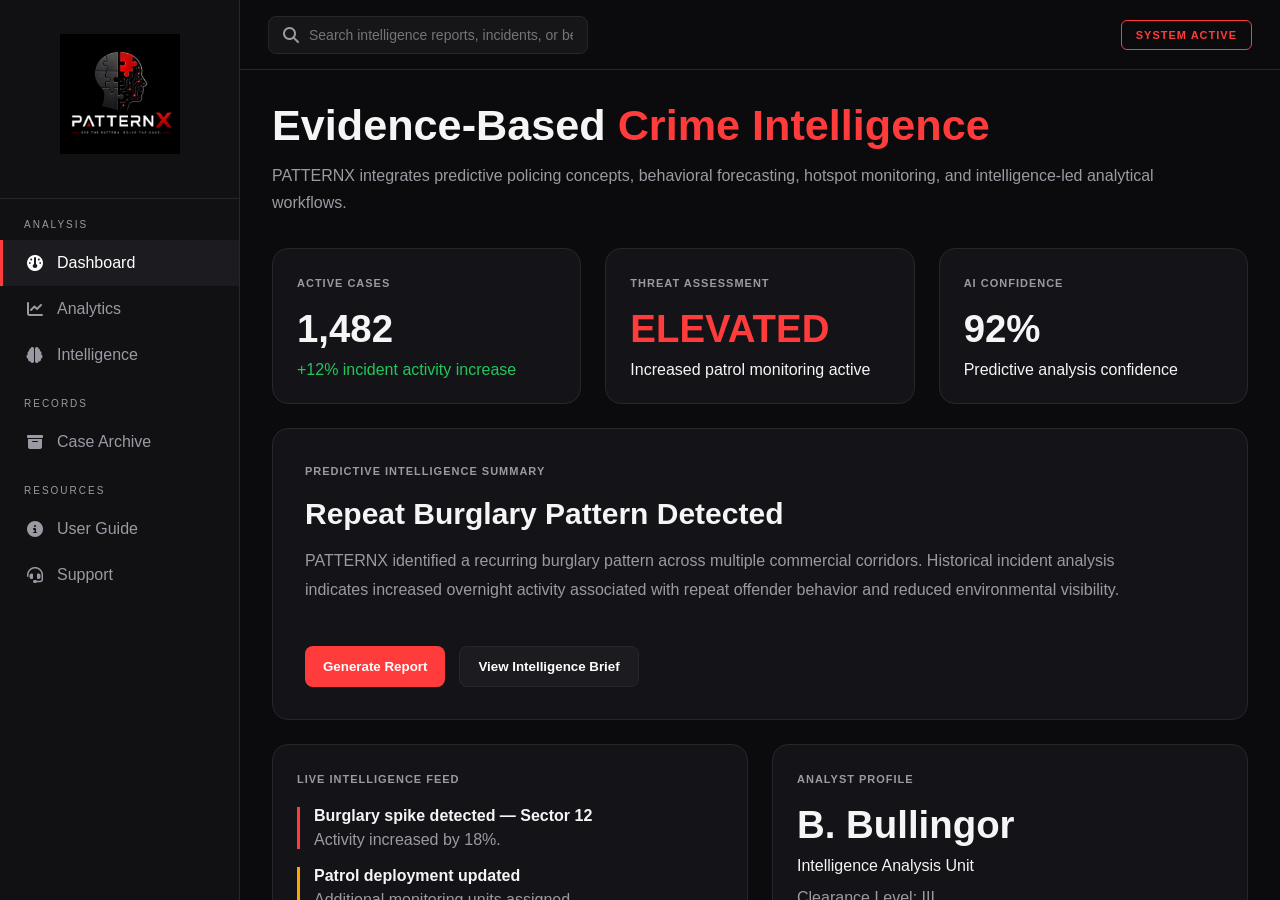
<file: index.html>
<!DOCTYPE html>
<html lang="en">

<head>
    <meta charset="UTF-8">
    <title>PATTERNX Dashboard</title>

    <link rel="stylesheet" href="style.css">

    <link rel="stylesheet"
    href="https://cdnjs.cloudflare.com/ajax/libs/font-awesome/6.4.0/css/all.min.css">
</head>

<body>

    <!-- SIDEBAR -->

    <aside class="sidebar">

        <div class="brand">

            <img src="./logo.PNG"
            alt="PATTERNX"
            style="
            width:120px;
            height:auto;
            display:block;
            margin:10px auto 20px auto;
            ">

        </div>

        <nav class="nav-section">

            <div class="nav-label">ANALYSIS</div>

            <a href="index.html"
            class="nav-link active">

                <i class="fa-solid fa-gauge"></i>
                <span>Dashboard</span>

            </a>

            <a href="analytics.html"
            class="nav-link">

                <i class="fa-solid fa-chart-line"></i>
                <span>Analytics</span>

            </a>

            <a href="intelligence.html"
            class="nav-link">

                <i class="fa-solid fa-brain"></i>
                <span>Intelligence</span>

            </a>

            <div class="nav-label"
            style="margin-top:20px;">

                RECORDS

            </div>

            <a href="archive.html"
            class="nav-link">

                <i class="fa-solid fa-box-archive"></i>
                <span>Case Archive</span>

            </a>

            <div class="nav-label"
            style="margin-top:20px;">

                RESOURCES

            </div>

            <a href="help.html"
            class="nav-link">

                <i class="fa-solid fa-circle-info"></i>
                <span>User Guide</span>

            </a>

            <a href="support.html"
            class="nav-link">

                <i class="fa-solid fa-headset"></i>
                <span>Support</span>

            </a>

        </nav>

    </aside>

    <!-- MAIN -->

    <main class="main-content">

        <!-- HEADER -->

        <header>

            <div class="search-box">

                <i class="fa-solid fa-magnifying-glass"></i>

                <input type="text"
                placeholder="Search intelligence reports, incidents, or behavioral patterns...">

            </div>

            <div class="status-indicator">
                SYSTEM ACTIVE
            </div>

        </header>

        <!-- CONTENT -->

        <div class="container">

            <!-- TITLE -->

            <h1>

                Evidence-Based
                <span style="color:var(--accent);">
                    Crime Intelligence
                </span>

            </h1>

            <p class="subtitle">

                PATTERNX integrates predictive policing concepts,
                behavioral forecasting, hotspot monitoring,
                and intelligence-led analytical workflows.

            </p>

            <!-- TOP GRID -->

            <div class="grid cols-3">

                <!-- CARD -->

                <div class="card">

                    <span class="card-tag">
                        Active Cases
                    </span>

                    <div class="stat">
                        1,482
                    </div>

                    <p style="color:#22c55e;">
                        +12% incident activity increase
                    </p>

                </div>

                <!-- CARD -->

                <div class="card">

                    <span class="card-tag">
                        Threat Assessment
                    </span>

                    <div class="stat"
                    style="color:var(--accent);">

                        ELEVATED

                    </div>

                    <p>
                        Increased patrol monitoring active
                    </p>

                </div>

                <!-- CARD -->

                <div class="card">

                    <span class="card-tag">
                        AI Confidence
                    </span>

                    <div class="stat">
                        92%
                    </div>

                    <p>
                        Predictive analysis confidence
                    </p>

                </div>

            </div>

            <!-- MAIN FEATURE -->

            <div class="card"
            style="
            margin-top:24px;
            padding:32px;
            ">

                <span class="card-tag">
                    Predictive Intelligence Summary
                </span>

                <h2 style="
                margin-top:18px;
                font-size:30px;
                ">

                    Repeat Burglary Pattern Detected

                </h2>

                <p style="
                margin-top:16px;
                color:var(--text-secondary);
                line-height:1.8;
                max-width:850px;
                ">

                    PATTERNX identified a recurring burglary
                    pattern across multiple commercial corridors.
                    Historical incident analysis indicates increased
                    overnight activity associated with repeat offender
                    behavior and reduced environmental visibility.

                </p>

                <div style="
                display:flex;
                gap:14px;
                margin-top:24px;
                flex-wrap:wrap;
                ">

                    <button class="btn"
                    onclick="alert('Crime Pattern Report Generated')">

                        Generate Report

                    </button>

                    <button class="btn" style="background:#1b1b20;border:1px solid var(--border);color:white;" onclick="window.location.href='intelligence.html'">View Intelligence Brief</button>

                </div>

            </div>

            <!-- SECOND GRID -->

            <div class="grid cols-2"
            style="margin-top:24px;">

                <!-- LIVE FEED -->

                <div class="card">

                    <span class="card-tag">
                        Live Intelligence Feed
                    </span>

                    <div style="
                    margin-top:20px;
                    display:grid;
                    gap:18px;
                    ">

                        <div style="
                        border-left:3px solid var(--accent);
                        padding-left:14px;
                        ">

                            <strong>
                                Burglary spike detected — Sector 12
                            </strong>

                            <p style="
                            margin-top:6px;
                            color:var(--text-secondary);
                            ">

                                Activity increased by 18%.

                            </p>

                        </div>

                        <div style="
                        border-left:3px solid orange;
                        padding-left:14px;
                        ">

                            <strong>
                                Patrol deployment updated
                            </strong>

                            <p style="
                            margin-top:6px;
                            color:var(--text-secondary);
                            ">

                                Additional monitoring units assigned.

                            </p>

                        </div>

                        <div style="
                        border-left:3px solid #22c55e;
                        padding-left:14px;
                        ">

                            <strong>
                                Behavioral match confirmed
                            </strong>

                            <p style="
                            margin-top:6px;
                            color:var(--text-secondary);
                            ">

                                Pattern recognition linked
                                multiple repeat incidents.

                            </p>

                        </div>

                    </div>

                </div>

                <!-- ANALYST -->

                <div class="card">

                    <span class="card-tag">
                        Analyst Profile
                    </span>

                    <div class="stat">
                        B. Bullingor
                    </div>

                    <p>
                        Intelligence Analysis Unit
                    </p>

                    <p style="
                    margin-top:14px;
                    color:var(--text-secondary);
                    ">

                        Clearance Level: III

                    </p>

                    <p style="
                    margin-top:8px;
                    color:var(--text-secondary);
                    ">

                        Shift Status: ACTIVE

                    </p>

                    <p style="
                    margin-top:8px;
                    color:var(--text-secondary);
                    ">

                        Monitoring Region: Sector 12

                    </p>

                    <button class="btn"
                    style="margin-top:20px;"
                    onclick="alert('Session Verified')">

                        View Analyst Session

                    </button>

                </div>

            </div>

            <!-- BOTTOM GRID -->

            <div class="grid cols-3"
            style="margin-top:24px; margin-bottom:40px;">

                <div class="card">

                    <span class="card-tag">
                        High-Risk Zones
                    </span>

                    <div class="stat"
                    style="color:var(--accent);">

                        12

                    </div>

                    <p>
                        Active hotspot sectors
                    </p>

                </div>

                <div class="card">

                    <span class="card-tag">
                        Clearance Rate
                    </span>

                    <div class="stat">
                        74%
                    </div>

                    <p>
                        Department target: 80%
                    </p>

                </div>

                <div class="card">

                    <span class="card-tag">
                        System Monitoring
                    </span>

                    <p style="margin-top:18px;">
                        ● Predictive Engine: ACTIVE
                    </p>

                    <p>
                        ● Archive Database: ONLINE
                    </p>

                    <p>
                        ● Intelligence Sync: STABLE
                    </p>

                </div>

            </div>

        </div>

    </main>

    <script src="script.js"></script>

</body>

</html>
</file>
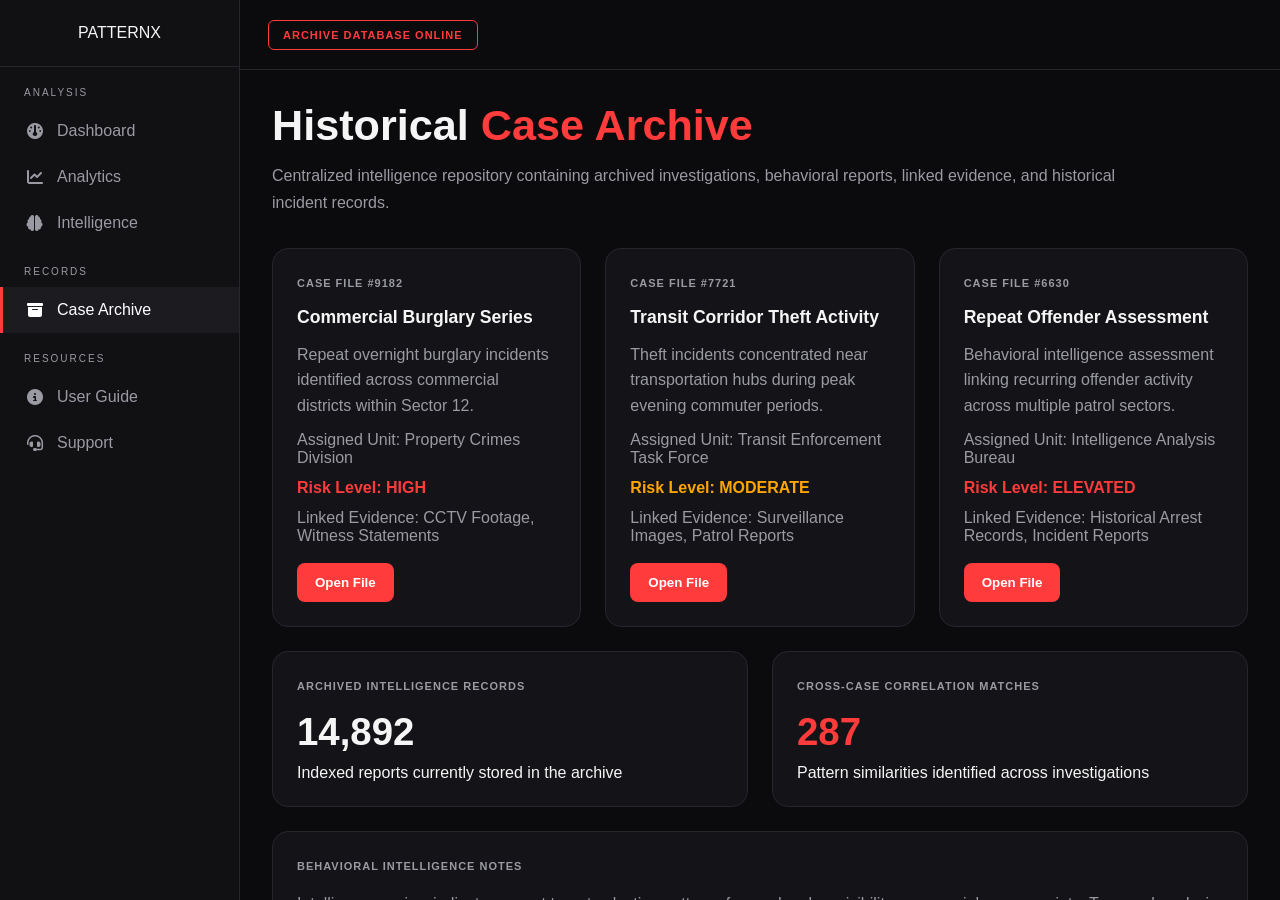
<file: archive.html>
<!DOCTYPE html>
<html lang="en">

<head>
    <meta charset="UTF-8">
    <title>Archive | PATTERNX</title>

    <link rel="stylesheet" href="style.css">

    <link rel="stylesheet"
    href="https://cdnjs.cloudflare.com/ajax/libs/font-awesome/6.4.0/css/all.min.css">
</head>

<body>

    <!-- SIDEBAR -->

    <aside class="sidebar">

        <div class="brand">PATTERNX</div>

        <nav class="nav-section">

            <div class="nav-label">Analysis</div>

            <a href="index.html" class="nav-link">
                <i class="fa-solid fa-gauge"></i>
                <span>Dashboard</span>
            </a>

            <a href="analytics.html" class="nav-link">
                <i class="fa-solid fa-chart-line"></i>
                <span>Analytics</span>
            </a>

            <a href="intelligence.html" class="nav-link">
                <i class="fa-solid fa-brain"></i>
                <span>Intelligence</span>
            </a>

            <div class="nav-label" style="margin-top:20px">
                Records
            </div>

            <a href="archive.html" class="nav-link"
            style="background:#1b1b20; border-left:3px solid var(--accent); color:white;">

                <i class="fa-solid fa-box-archive"></i>
                <span>Case Archive</span>

            </a>

            <div class="nav-label" style="margin-top:20px">
                Resources
            </div>

            <a href="help.html" class="nav-link">
                <i class="fa-solid fa-circle-info"></i>
                <span>User Guide</span>
            </a>

            <a href="support.html" class="nav-link">
                <i class="fa-solid fa-headset"></i>
                <span>Support</span>
            </a>

        </nav>

    </aside>

    <!-- MAIN CONTENT -->

    <main class="main-content">

        <header>

            <div class="status-indicator">
                ARCHIVE DATABASE ONLINE
            </div>

        </header>

        <div class="container">

            <h1>
                Historical
                <span style="color:var(--accent)">
                    Case Archive
                </span>
            </h1>

            <p class="subtitle">
                Centralized intelligence repository containing archived investigations,
                behavioral reports, linked evidence, and historical incident records.
            </p>

            <!-- GRID -->

            <div class="grid cols-3">

                <!-- CARD 1 -->

                <div class="card">

                    <span class="card-tag">
                        CASE FILE #9182
                    </span>

                    <h3 style="margin-top:16px;">
                        Commercial Burglary Series
                    </h3>

                    <p style="margin-top:14px; color:var(--text-secondary); line-height:1.6;">
                        Repeat overnight burglary incidents identified across
                        commercial districts within Sector 12.
                    </p>

                    <p style="margin-top:12px; color:var(--text-secondary);">
                        Assigned Unit: Property Crimes Division
                    </p>

                    <p style="color:var(--accent); font-weight:bold; margin-top:12px;">
                        Risk Level: HIGH
                    </p>

                    <p style="margin-top:12px; color:var(--text-secondary);">
                        Linked Evidence:
                        CCTV Footage, Witness Statements
                    </p>

                    <button class="btn"
                    onclick="alert('Archived Case File Opened')">

                        Open File

                    </button>

                </div>

                <!-- CARD 2 -->

                <div class="card">

                    <span class="card-tag">
                        CASE FILE #7721
                    </span>

                    <h3 style="margin-top:16px;">
                        Transit Corridor Theft Activity
                    </h3>

                    <p style="margin-top:14px; color:var(--text-secondary); line-height:1.6;">
                        Theft incidents concentrated near transportation hubs
                        during peak evening commuter periods.
                    </p>

                    <p style="margin-top:12px; color:var(--text-secondary);">
                        Assigned Unit: Transit Enforcement Task Force
                    </p>

                    <p style="color:orange; font-weight:bold; margin-top:12px;">
                        Risk Level: MODERATE
                    </p>

                    <p style="margin-top:12px; color:var(--text-secondary);">
                        Linked Evidence:
                        Surveillance Images, Patrol Reports
                    </p>

                    <button class="btn"
                    onclick="alert('Archived Case File Opened')">

                        Open File

                    </button>

                </div>

                <!-- CARD 3 -->

                <div class="card">

                    <span class="card-tag">
                        CASE FILE #6630
                    </span>

                    <h3 style="margin-top:16px;">
                        Repeat Offender Assessment
                    </h3>

                    <p style="margin-top:14px; color:var(--text-secondary); line-height:1.6;">
                        Behavioral intelligence assessment linking recurring
                        offender activity across multiple patrol sectors.
                    </p>

                    <p style="margin-top:12px; color:var(--text-secondary);">
                        Assigned Unit: Intelligence Analysis Bureau
                    </p>

                    <p style="color:var(--accent); font-weight:bold; margin-top:12px;">
                        Risk Level: ELEVATED
                    </p>

                    <p style="margin-top:12px; color:var(--text-secondary);">
                        Linked Evidence:
                        Historical Arrest Records, Incident Reports
                    </p>

                    <button class="btn"
                    onclick="alert('Archived Case File Opened')">

                        Open File

                    </button>

                </div>

            </div>

            <!-- SECOND GRID -->

            <div class="grid cols-2" style="margin-top:24px;">

                <div class="card">

                    <span class="card-tag">
                        Archived Intelligence Records
                    </span>

                    <div class="stat">
                        14,892
                    </div>

                    <p>
                        Indexed reports currently stored in the archive
                    </p>

                </div>

                <div class="card">

                    <span class="card-tag">
                        Cross-Case Correlation Matches
                    </span>

                    <div class="stat" style="color:var(--accent)">
                        287
                    </div>

                    <p>
                        Pattern similarities identified across investigations
                    </p>

                </div>

            </div>

            <!-- NOTES -->

            <div class="card" style="margin-top:24px;">

                <span class="card-tag">
                    Behavioral Intelligence Notes
                </span>

                <p style="
                margin-top:16px;
                line-height:1.8;
                color:var(--text-secondary);
                ">

                    Intelligence review indicates repeat target selection
                    patterns focused on low-visibility commercial access points.
                    Temporal analysis suggests increased offender activity
                    between Thursday and Saturday overnight periods.

                </p>

            </div>

            <!-- ACTIVITY -->

            <div class="card" style="margin-top:24px;">

                <span class="card-tag">
                    Recent Archive Activity
                </span>

                <div style="margin-top:20px; display:grid; gap:18px;">

                    <div style="border-left:3px solid var(--accent); padding-left:16px;">

                        <strong>
                            Archived burglary report accessed
                        </strong>

                        <p style="margin-top:6px; color:var(--text-secondary);">
                            Case #9182 reviewed for predictive comparison analysis.
                        </p>

                    </div>

                    <div style="border-left:3px solid orange; padding-left:16px;">

                        <strong>
                            Intelligence database synchronized
                        </strong>

                        <p style="margin-top:6px; color:var(--text-secondary);">
                            New incident metadata successfully indexed.
                        </p>

                    </div>

                    <div style="border-left:3px solid #22c55e; padding-left:16px;">

                        <strong>
                            Historical report exported
                        </strong>

                        <p style="margin-top:6px; color:var(--text-secondary);">
                            Archive comparison summary generated successfully.
                        </p>

                    </div>

                </div>

            </div>

        </div>

    </main>

    <script src="script.js"></script>

</body>

</html>
</file>
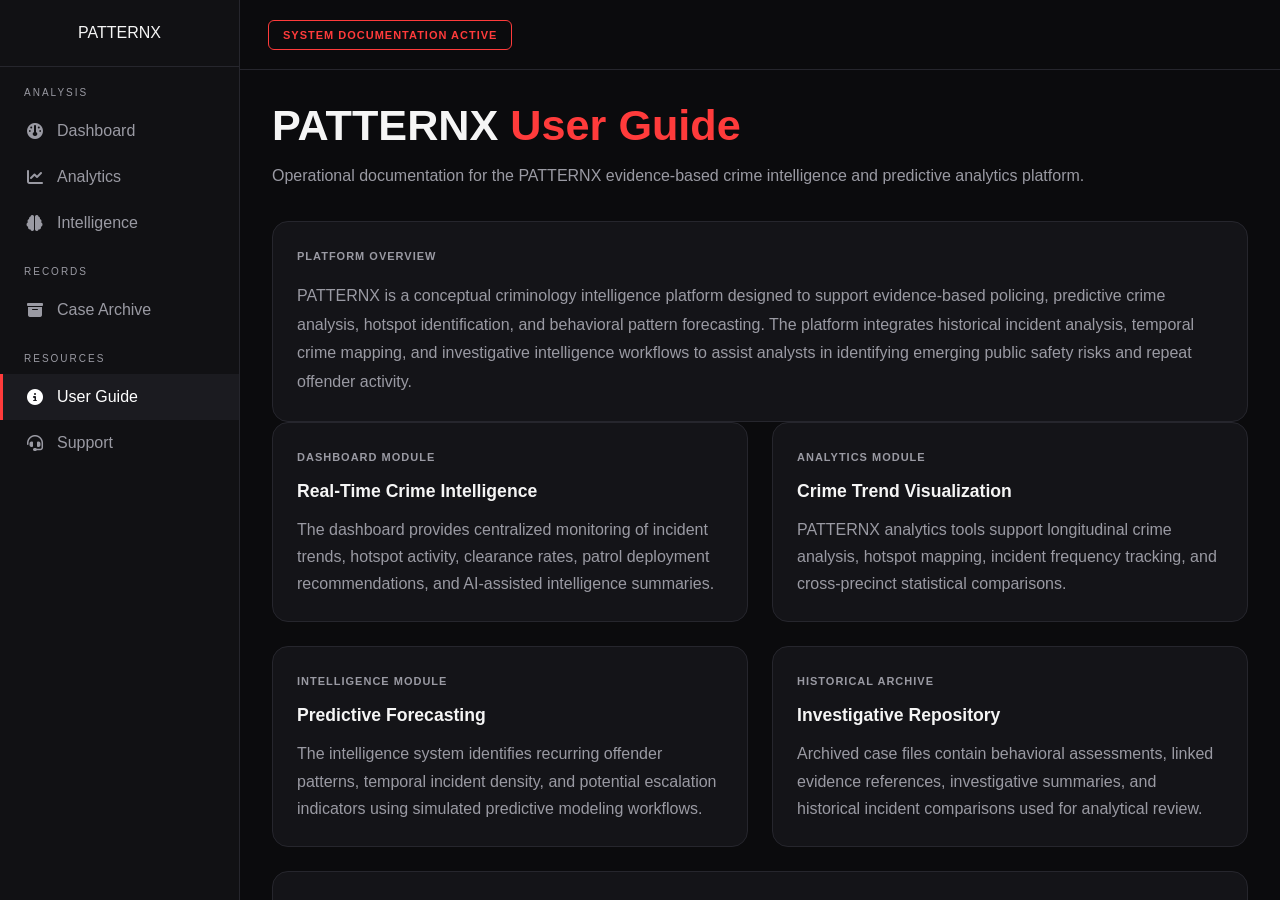
<file: help.html>
<!DOCTYPE html>
<html lang="en">

<head>
    <meta charset="UTF-8">
    <title>User Guide | PATTERNX</title>

    <link rel="stylesheet" href="style.css">

    <link rel="stylesheet"
    href="https://cdnjs.cloudflare.com/ajax/libs/font-awesome/6.4.0/css/all.min.css">
</head>

<body>

    <!-- SIDEBAR -->

    <aside class="sidebar">

        <div class="brand">PATTERNX</div>

        <nav class="nav-section">

            <div class="nav-label">Analysis</div>

            <a href="index.html" class="nav-link">
                <i class="fa-solid fa-gauge"></i>
                <span>Dashboard</span>
            </a>

            <a href="analytics.html" class="nav-link">
                <i class="fa-solid fa-chart-line"></i>
                <span>Analytics</span>
            </a>

            <a href="intelligence.html" class="nav-link">
                <i class="fa-solid fa-brain"></i>
                <span>Intelligence</span>
            </a>

            <div class="nav-label" style="margin-top:20px">
                Records
            </div>

            <a href="archive.html" class="nav-link">
                <i class="fa-solid fa-box-archive"></i>
                <span>Case Archive</span>
            </a>

            <div class="nav-label" style="margin-top:20px">
                Resources
            </div>

            <a href="help.html" class="nav-link"
            style="background:#1b1b20; border-left:3px solid var(--accent); color:white;">

                <i class="fa-solid fa-circle-info"></i>
                <span>User Guide</span>

            </a>

            <a href="support.html" class="nav-link">
                <i class="fa-solid fa-headset"></i>
                <span>Support</span>
            </a>

        </nav>

    </aside>

    <!-- MAIN -->

    <main class="main-content">

        <header>

            <div class="status-indicator">
                SYSTEM DOCUMENTATION ACTIVE
            </div>

        </header>

        <div class="container">

            <!-- TITLE -->

            <h1>
                PATTERNX
                <span style="color:var(--accent)">
                    User Guide
                </span>
            </h1>

            <p class="subtitle">
                Operational documentation for the PATTERNX evidence-based crime
                intelligence and predictive analytics platform.
            </p>

            <!-- INTRO -->

            <div class="card">

                <span class="card-tag">
                    Platform Overview
                </span>

                <p style="
                margin-top:18px;
                line-height:1.8;
                color:var(--text-secondary);
                ">

                    PATTERNX is a conceptual criminology intelligence platform
                    designed to support evidence-based policing, predictive
                    crime analysis, hotspot identification, and behavioral
                    pattern forecasting.

                    The platform integrates historical incident analysis,
                    temporal crime mapping, and investigative intelligence
                    workflows to assist analysts in identifying emerging
                    public safety risks and repeat offender activity.

                </p>

            </div>

            <!-- GRID -->

            <div class="grid cols-2">

                <!-- CARD -->

                <div class="card">

                    <span class="card-tag">
                        Dashboard Module
                    </span>

                    <h3 style="margin-top:16px;">
                        Real-Time Crime Intelligence
                    </h3>

                    <p style="
                    margin-top:14px;
                    color:var(--text-secondary);
                    line-height:1.7;
                    ">

                        The dashboard provides centralized monitoring of
                        incident trends, hotspot activity, clearance rates,
                        patrol deployment recommendations, and AI-assisted
                        intelligence summaries.

                    </p>

                </div>

                <!-- CARD -->

                <div class="card">

                    <span class="card-tag">
                        Analytics Module
                    </span>

                    <h3 style="margin-top:16px;">
                        Crime Trend Visualization
                    </h3>

                    <p style="
                    margin-top:14px;
                    color:var(--text-secondary);
                    line-height:1.7;
                    ">

                        PATTERNX analytics tools support longitudinal crime
                        analysis, hotspot mapping, incident frequency tracking,
                        and cross-precinct statistical comparisons.

                    </p>

                </div>

            </div>

            <!-- SECOND GRID -->

            <div class="grid cols-2" style="margin-top:24px;">

                <!-- CARD -->

                <div class="card">

                    <span class="card-tag">
                        Intelligence Module
                    </span>

                    <h3 style="margin-top:16px;">
                        Predictive Forecasting
                    </h3>

                    <p style="
                    margin-top:14px;
                    color:var(--text-secondary);
                    line-height:1.7;
                    ">

                        The intelligence system identifies recurring offender
                        patterns, temporal incident density, and potential
                        escalation indicators using simulated predictive
                        modeling workflows.

                    </p>

                </div>

                <!-- CARD -->

                <div class="card">

                    <span class="card-tag">
                        Historical Archive
                    </span>

                    <h3 style="margin-top:16px;">
                        Investigative Repository
                    </h3>

                    <p style="
                    margin-top:14px;
                    color:var(--text-secondary);
                    line-height:1.7;
                    ">

                        Archived case files contain behavioral assessments,
                        linked evidence references, investigative summaries,
                        and historical incident comparisons used for analytical review.

                    </p>

                </div>

            </div>

            <!-- METHODOLOGY -->

            <div class="card" style="margin-top:24px;">

                <span class="card-tag">
                    Evidence-Based Methodology
                </span>

                <p style="
                margin-top:18px;
                line-height:1.8;
                color:var(--text-secondary);
                ">

                    PATTERNX incorporates concepts associated with
                    evidence-based criminology, predictive policing,
                    hotspot analysis, crime pattern theory, and intelligence-led
                    policing strategies.

                    The platform emphasizes data-informed decision-making,
                    incident trend analysis, and proactive resource allocation
                    using simulated crime intelligence workflows.

                </p>

            </div>

            <!-- ETHICS -->

            <div class="card" style="margin-top:24px;">

                <span class="card-tag">
                    Ethical Considerations
                </span>

                <p style="
                margin-top:18px;
                line-height:1.8;
                color:var(--text-secondary);
                ">

                    PATTERNX is intended as an academic prototype demonstrating
                    conceptual intelligence-analysis workflows.

                    The platform highlights the importance of ethical
                    considerations involving predictive policing,
                    algorithmic bias, privacy protection, transparency,
                    and responsible use of crime analytics technologies.

                </p>

            </div>

            <!-- FEATURES -->

            <div class="grid cols-3" style="margin-top:24px;">

                <div class="card">

                    <span class="card-tag">
                        Feature
                    </span>

                    <div class="stat">
                        24/7
                    </div>

                    <p>
                        Simulated intelligence monitoring
                    </p>

                </div>

                <div class="card">

                    <span class="card-tag">
                        Feature
                    </span>

                    <div class="stat">
                        AI
                    </div>

                    <p>
                        Behavioral pattern forecasting
                    </p>

                </div>

                <div class="card">

                    <span class="card-tag">
                        Feature
                    </span>

                    <div class="stat">
                        GIS
                    </div>

                    <p>
                        Hotspot mapping visualization
                    </p>

                </div>

            </div>

            <!-- FOOTER NOTE -->

            <div class="card" style="margin-top:24px;">

                <span class="card-tag">
                    Mission Statement
                </span>

                <p style="
                margin-top:18px;
                line-height:1.8;
                color:var(--text-secondary);
                ">

                    PATTERNX was designed to demonstrate how intelligence-led
                    policing and evidence-based criminology concepts can be
                    integrated into a centralized analytical platform for
                    crime trend monitoring and public safety decision-making.

                </p>

            </div>

        </div>

    </main>

    <script src="script.js"></script>

</body>

</html>
</file>
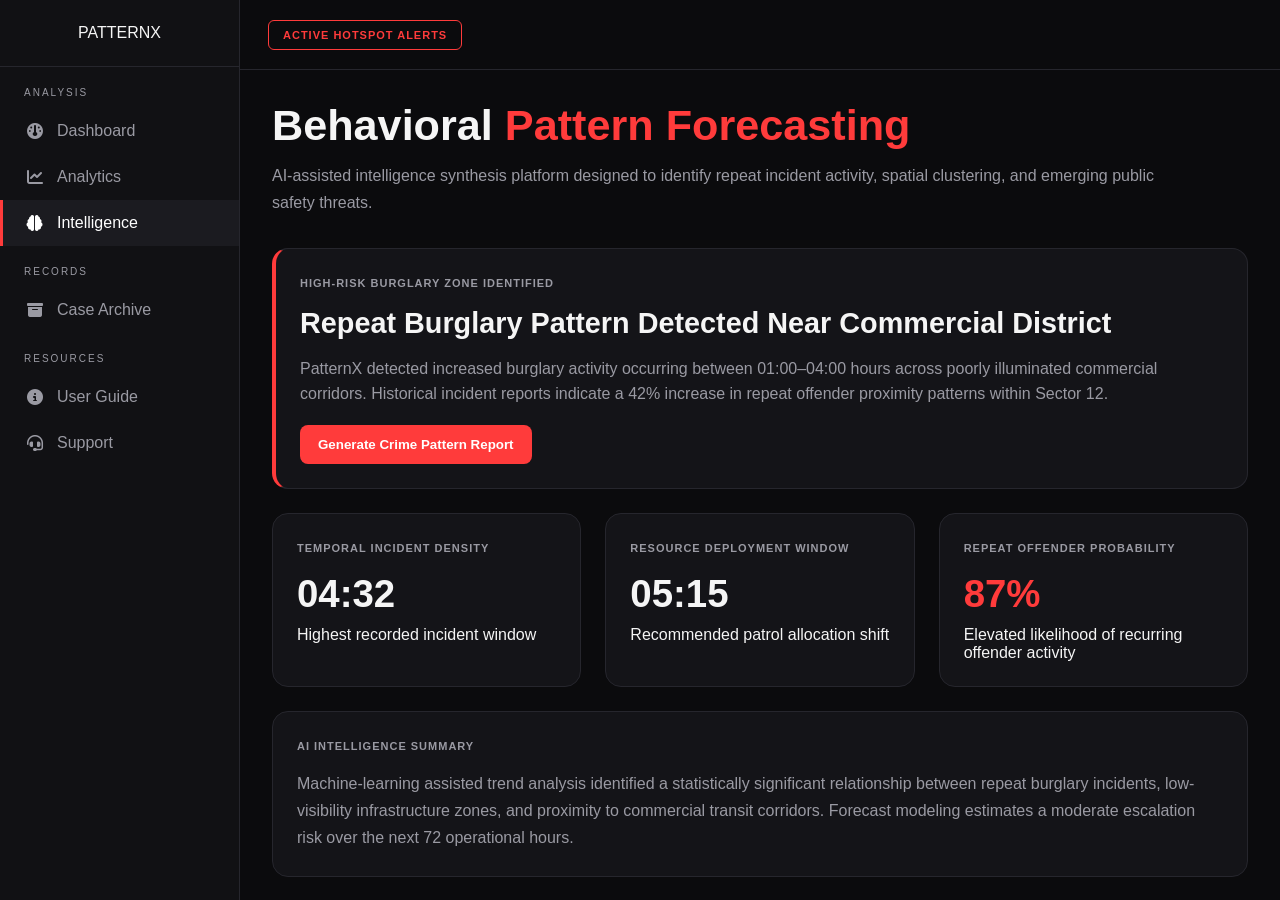
<file: intelligence.html>
<!DOCTYPE html>
<html lang="en">
<head>
    <meta charset="UTF-8">
    <title>Intelligence | PATTERNX</title>

    <link rel="stylesheet" href="style.css">

    <link rel="stylesheet"
    href="https://cdnjs.cloudflare.com/ajax/libs/font-awesome/6.4.0/css/all.min.css">
</head>

<body>

    <!-- SIDEBAR -->

    <aside class="sidebar">

        <div class="brand">PATTERNX</div>

        <nav class="nav-section">

            <div class="nav-label">Analysis</div>

            <a href="index.html" class="nav-link">
                <i class="fa-solid fa-gauge"></i>
                <span>Dashboard</span>
            </a>

            <a href="analytics.html" class="nav-link">
                <i class="fa-solid fa-chart-line"></i>
                <span>Analytics</span>
            </a>

            <a href="intelligence.html" class="nav-link">
                <i class="fa-solid fa-brain"></i>
                <span>Intelligence</span>
            </a>

            <div class="nav-label" style="margin-top:20px">Records</div>

            <a href="archive.html" class="nav-link">
                <i class="fa-solid fa-box-archive"></i>
                <span>Case Archive</span>
            </a>

            <div class="nav-label" style="margin-top:20px">Resources</div>

            <a href="help.html" class="nav-link">
                <i class="fa-solid fa-circle-info"></i>
                <span>User Guide</span>
            </a>

            <a href="support.html" class="nav-link">
                <i class="fa-solid fa-headset"></i>
                <span>Support</span>
            </a>

        </nav>

    </aside>

    <!-- MAIN CONTENT -->

    <main class="main-content">

        <header>
            <div class="status-indicator">
                ACTIVE HOTSPOT ALERTS
            </div>
        </header>

        <div class="container">

            <h1>
                Behavioral
                <span style="color:var(--accent)">
                    Pattern Forecasting
                </span>
            </h1>

            <p class="subtitle">
                AI-assisted intelligence synthesis platform designed to identify
                repeat incident activity, spatial clustering, and emerging public
                safety threats.
            </p>

            <!-- MAIN ALERT CARD -->

            <div class="card"
            style="border-left:4px solid var(--accent); margin-bottom:24px;">

                <span class="card-tag">
                    HIGH-RISK BURGLARY ZONE IDENTIFIED
                </span>

                <h2 style="margin-top:16px;">
                    Repeat Burglary Pattern Detected Near Commercial District
                </h2>

                <p style="margin-top:16px; color:var(--text-secondary); line-height:1.6;">
                    PatternX detected increased burglary activity occurring between
                    01:00–04:00 hours across poorly illuminated commercial corridors.
                    Historical incident reports indicate a 42% increase in repeat
                    offender proximity patterns within Sector 12.
                </p>

                <button class="btn"
                onclick="alert('Crime Pattern Report Generated Successfully')">

                    Generate Crime Pattern Report

                </button>

            </div>

            <!-- GRID -->

            <div class="grid cols-3">

                <div class="card">

                    <span class="card-tag">
                        Temporal Incident Density
                    </span>

                    <div class="stat">
                        04:32
                    </div>

                    <p>
                        Highest recorded incident window
                    </p>

                </div>

                <div class="card">

                    <span class="card-tag">
                        Resource Deployment Window
                    </span>

                    <div class="stat">
                        05:15
                    </div>

                    <p>
                        Recommended patrol allocation shift
                    </p>

                </div>

                <div class="card">

                    <span class="card-tag">
                        Repeat Offender Probability
                    </span>

                    <div class="stat" style="color:var(--accent)">
                        87%
                    </div>

                    <p>
                        Elevated likelihood of recurring offender activity
                    </p>

                </div>

            </div>

            <!-- AI SUMMARY -->

            <div class="card" style="margin-top:24px;">

                <span class="card-tag">
                    AI Intelligence Summary
                </span>

                <p style="margin-top:16px; line-height:1.7; color:var(--text-secondary);">

                    Machine-learning assisted trend analysis identified a statistically
                    significant relationship between repeat burglary incidents,
                    low-visibility infrastructure zones, and proximity to
                    commercial transit corridors. Forecast modeling estimates a
                    moderate escalation risk over the next 72 operational hours.

                </p>

            </div>

            <!-- SECOND GRID -->

            <div class="grid cols-2" style="margin-top:24px;">

                <div class="card">

                    <span class="card-tag">
                        Threat Assessment
                    </span>

                    <div class="stat" style="color:var(--accent)">
                        ELEVATED
                    </div>

                    <p>
                        Increased monitoring recommended across identified sectors
                    </p>

                </div>

                <div class="card">

                    <span class="card-tag">
                        System Activity
                    </span>

                    <div class="stat">
                        1,482
                    </div>

                    <p>
                        Active analytical nodes processing incident telemetry
                    </p>

                </div>

            </div>

        </div>

    </main>

    <script src="script.js"></script>

</body>
</html>
</file>
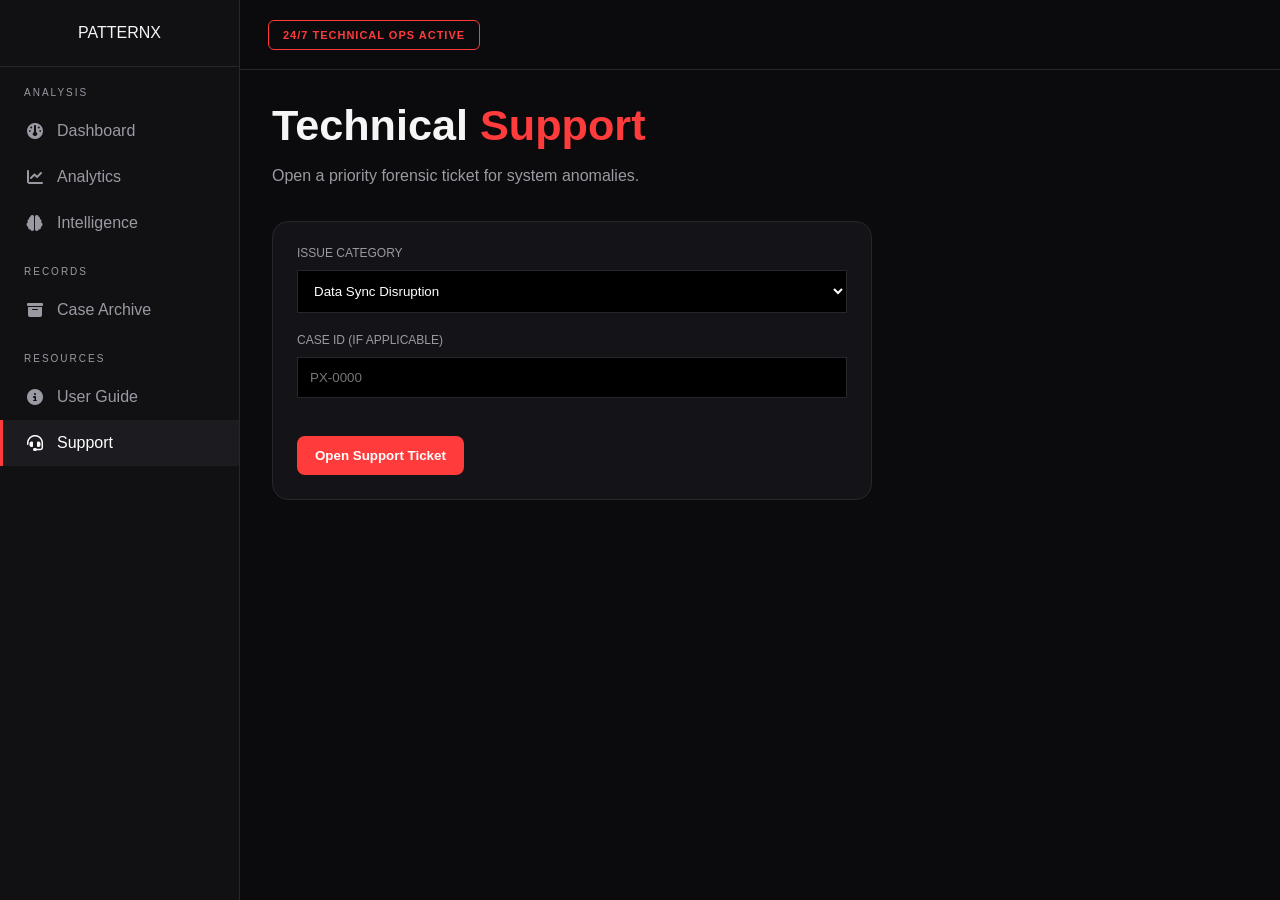
<file: support.html>
<!DOCTYPE html>
<html lang="en">
<head>
    <meta charset="UTF-8"><title>Support | PATTERNX</title>
    <link rel="stylesheet" href="style.css">
    <link rel="stylesheet" href="https://cdnjs.cloudflare.com/ajax/libs/font-awesome/6.4.0/css/all.min.css">
</head>
<body>
    <!-- Sidebar same as index.html -->
    <aside class="sidebar">
        <div class="brand">PATTERNX</div>
        <nav class="nav-section">
            <div class="nav-label">Analysis</div>
            <a href="index.html" class="nav-link"><i class="fa-solid fa-gauge"></i> <span>Dashboard</span></a>
            <a href="analytics.html" class="nav-link"><i class="fa-solid fa-chart-line"></i> <span>Analytics</span></a>
            <a href="intelligence.html" class="nav-link"><i class="fa-solid fa-brain"></i> <span>Intelligence</span></a>
            <div class="nav-label" style="margin-top:20px">Records</div>
            <a href="archive.html" class="nav-link"><i class="fa-solid fa-box-archive"></i> <span>Case Archive</span></a>
            <div class="nav-label" style="margin-top:20px">Resources</div>
            <a href="help.html" class="nav-link"><i class="fa-solid fa-circle-info"></i> <span>User Guide</span></a>
            <a href="support.html" class="nav-link"><i class="fa-solid fa-headset"></i> <span>Support</span></a>
        </nav>
    </aside>
    <main class="main-content">
        <header><div class="status-indicator">24/7 TECHNICAL OPS ACTIVE</div></header>
        <div class="container">
            <h1>Technical <span style="color:var(--accent)">Support</span></h1>
            <p class="subtitle">Open a priority forensic ticket for system anomalies.</p>
            <div class="card" style="max-width: 600px;">
                <form onsubmit="event.preventDefault(); alert('Ticket Submitted Successfully');">
                    <div style="margin-bottom:20px">
                        <label style="display:block; margin-bottom:10px; font-size:12px; color:var(--text-secondary);">ISSUE CATEGORY</label>
                        <select style="width:100%; padding:12px; background:#000; border:1px solid var(--border); color:#fff;">
                            <option>Data Sync Disruption</option>
                            <option>Precision Mapping Error</option>
                            <option>User Credentialing</option>
                        </select>
                    </div>
                    <div style="margin-bottom:20px">
                        <label style="display:block; margin-bottom:10px; font-size:12px; color:var(--text-secondary);">CASE ID (IF APPLICABLE)</label>
                        <input type="text" style="width:100%; padding:12px; background:#000; border:1px solid var(--border); color:#fff;" placeholder="PX-0000">
                    </div>
                    <button type="submit" class="btn">Open Support Ticket</button>
                </form>
            </div>
        </div>
    </main>
    <script src="script.js"></script>
</body>
</html>
</file>
<file: style.css>
:root {
    --bg-base: #0b0b0d;
    --bg-sidebar: #111114;
    --card-bg: #141418;
    --border: #26262d;
    --accent: #ff3b3b;
    --text-primary: #f5f5f5;
    --text-secondary: #9a9aa3;
    --success: #22c55e;
}

/* RESET */

* {
    margin: 0;
    padding: 0;
    box-sizing: border-box;
}

/* BODY */

body {
    background-color: var(--bg-base);
    color: var(--text-primary);
    font-family: Arial, sans-serif;
    display: flex;
    height: 100vh;
    margin: 0;
    overflow-x: hidden;
}

/* SIDEBAR */

.sidebar {
    width: 240px;
    background: var(--bg-sidebar);
    border-right: 1px solid var(--border);
    flex-shrink: 0;
    min-height: 100vh;
}

.brand {
    padding: 24px 16px;
    border-bottom: 1px solid var(--border);
    text-align: center;
}

.nav-section {
    padding: 20px 0;
}

.nav-label {
    padding: 0 24px 10px;
    font-size: 10px;
    color: var(--text-secondary);
    letter-spacing: 2px;
    text-transform: uppercase;
}

.nav-link {
    display: flex;
    align-items: center;
    gap: 14px;
    padding: 14px 24px;
    color: var(--text-secondary);
    text-decoration: none;
    border-left: 3px solid transparent;
    transition: 0.25s ease;
}

.nav-link:hover {
    background: #1b1b20;
    color: white;
    border-left: 3px solid var(--accent);
}

.nav-link.active {
    background: #1b1b20;
    border-left: 3px solid var(--accent);
    color: white;
}

/* MAIN CONTENT */

.main-content {
    flex: 1;
    overflow-y: scroll;
    overflow-x: hidden;
    height: 100vh;
}

/* HEADER */

header {
    min-height: 70px;
    border-bottom: 1px solid var(--border);
    display: flex;
    justify-content: space-between;
    align-items: center;
    gap: 16px;
    padding: 14px 28px;
    flex-wrap: wrap;
}

/* SEARCH */

.search-box {
    background: #161618;
    border: 1px solid var(--border);
    border-radius: 8px;
    padding: 10px 14px;
    display: flex;
    align-items: center;
    width: 320px;
    max-width: 100%;
}

.search-box i {
    color: var(--text-secondary);
}

.search-box input {
    background: transparent;
    border: none;
    outline: none;
    color: white;
    margin-left: 10px;
    width: 100%;
    font-size: 14px;
}

/* STATUS */

.status-indicator {
    border: 1px solid var(--accent);
    color: var(--accent);
    padding: 8px 14px;
    border-radius: 6px;
    font-size: 11px;
    letter-spacing: 1px;
    font-weight: bold;
    white-space: nowrap;
}

/* CONTAINER */

.container {
    padding: 32px;
    min-height: 100%;
}

/* TYPOGRAPHY */

h1 {
    font-size: 2.7rem;
    margin-bottom: 12px;
    line-height: 1.1;
}

h2 {
    font-size: 1.8rem;
}

h3 {
    font-size: 1.1rem;
}

.subtitle {
    color: var(--text-secondary);
    margin-bottom: 32px;
    line-height: 1.7;
    max-width: 900px;
}

/* GRID */

.grid {
    display: grid;
    gap: 24px;
}

.cols-2 {
    grid-template-columns: repeat(2, 1fr);
}

.cols-3 {
    grid-template-columns: repeat(3, 1fr);
}

/* CARDS */

.card {
    background: var(--card-bg);
    border: 1px solid var(--border);
    border-radius: 16px;
    padding: 24px;
    transition: 0.25s ease;
}

.card:hover {
    transform: translateY(-3px);
    border-color: var(--accent);
}

.card-tag {
    font-size: 11px;
    color: var(--text-secondary);
    text-transform: uppercase;
    letter-spacing: 1px;
    font-weight: bold;
}

.stat {
    font-size: 2.4rem;
    font-weight: 800;
    margin: 16px 0 10px;
}

/* BUTTONS */

.btn {
    background: var(--accent);
    color: white;
    border: none;
    padding: 12px 18px;
    border-radius: 8px;
    cursor: pointer;
    font-weight: bold;
    margin-top: 18px;
    transition: 0.25s ease;
}

.btn:hover {
    opacity: 0.92;
    transform: translateY(-2px);
}

/* FOOTER */

footer {
    margin-top: 40px;
    padding: 20px;
    border-top: 1px solid var(--border);
    text-align: center;
    color: var(--text-secondary);
    font-size: 13px;
}

/* SCROLLBAR */

::-webkit-scrollbar {
    width: 10px;
}

::-webkit-scrollbar-track {
    background: #0f0f12;
}

::-webkit-scrollbar-thumb {
    background: #2a2a30;
    border-radius: 10px;
}

::-webkit-scrollbar-thumb:hover {
    background: #3a3a42;
}

/* RESPONSIVE */

@media (max-width: 1100px) {

    .cols-3 {
        grid-template-columns: 1fr;
    }

    .cols-2 {
        grid-template-columns: 1fr;
    }

}

@media (max-width: 850px) {

    body {
        flex-direction: column;
    }

    .sidebar {
        width: 100%;
        min-height: auto;
    }

    header {
        justify-content: center;
    }

    .search-box {
        width: 100%;
    }

    .container {
        padding: 20px;
    }

    h1 {
        font-size: 2rem;
    }

}
</file>
